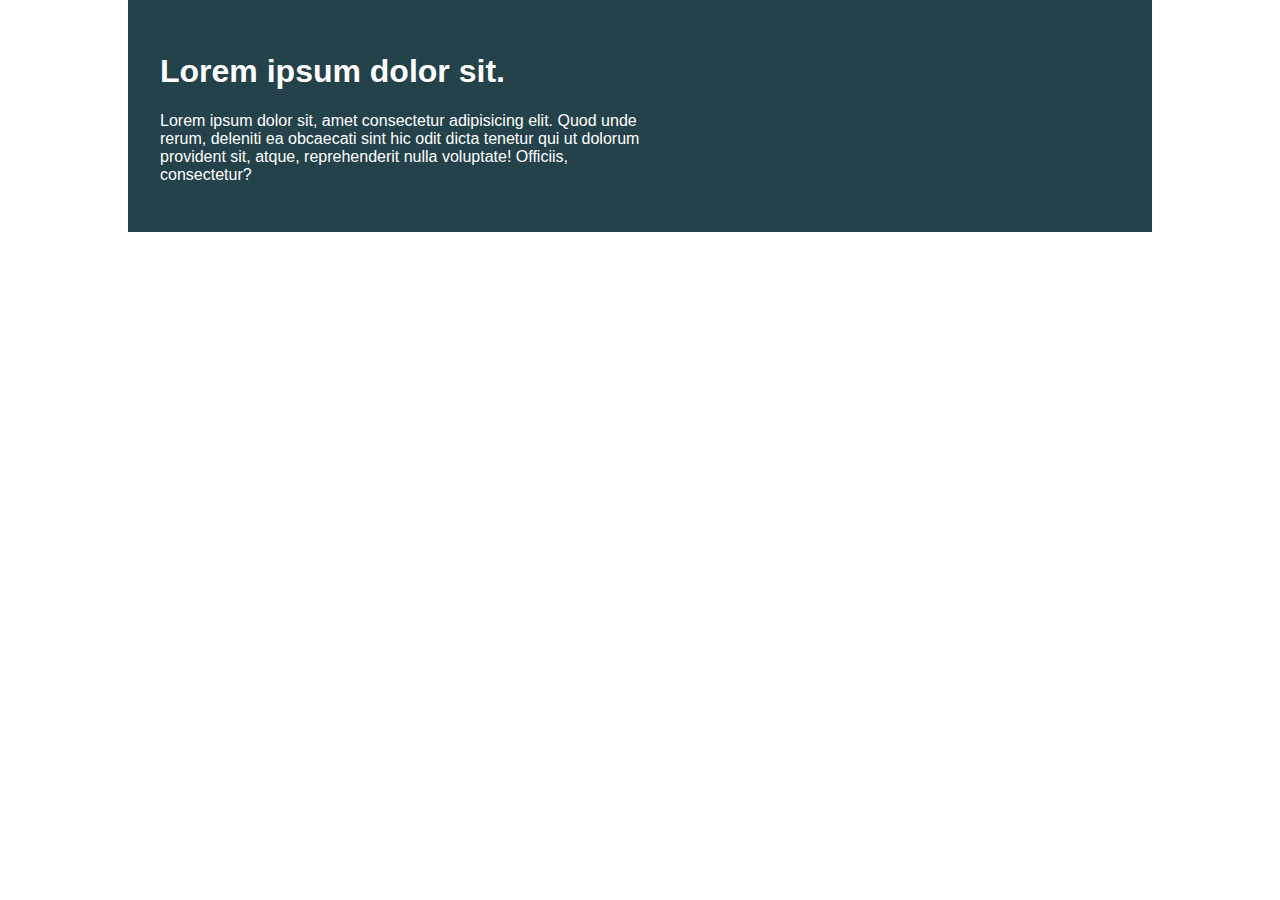
<file: challenge-01/index.html>
<!DOCTYPE html>
<html lang="en">

<head>
    <meta charset="UTF-8">
    <meta name="viewport" content="width=device-width, initial-scale=1.0">
    <title>Lesson 01</title>

    <link rel="stylesheet" href="style.css">
</head>

<body>
    <div class="container">
        <div class="intro-content">
            <h1>Lorem ipsum dolor sit.</h1>
            <p>Lorem ipsum dolor sit, amet consectetur adipisicing elit. Quod unde rerum, deleniti ea obcaecati sint hic
                odit dicta tenetur qui ut dolorum provident sit, atque, reprehenderit nulla voluptate! Officiis,
                consectetur?</p>

        </div>
    </div>
</body>

</html>
</file>
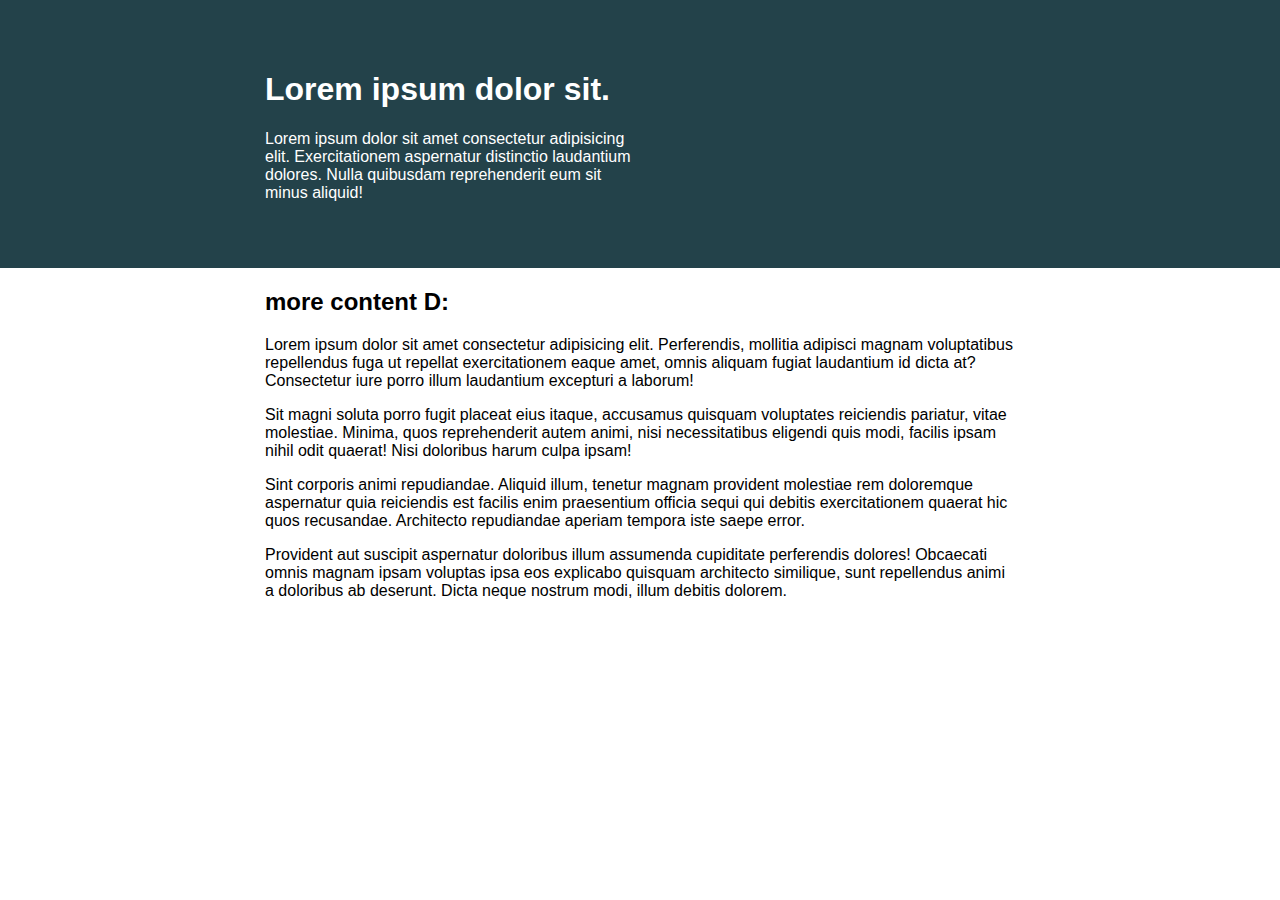
<file: challenge-02/index.html>
<!DOCTYPE html>
<html lang="en">
<head> 
    <meta charset="UTF-8">
    <meta name="viewport" content="width=device-width, initial-scale=1.0">
    <title>Lesson 2</title>
 
    <link rel="stylesheet" href="style.css">
</head>
<body>
    <div class="intro">
        <div class="container">
            <div class="intro-content">
                <h1>Lorem ipsum dolor sit.</h1>
                <p>Lorem ipsum dolor sit amet consectetur adipisicing elit. Exercitationem aspernatur distinctio laudantium dolores. Nulla quibusdam reprehenderit eum sit minus aliquid!</p>
            </div>
        </div>
    </div>
    <div class="container">
        <h2>more content D:</h2>
        <p>Lorem ipsum dolor sit amet consectetur adipisicing elit. Perferendis, mollitia adipisci magnam voluptatibus repellendus fuga ut repellat exercitationem eaque amet, omnis aliquam fugiat laudantium id dicta at? Consectetur iure porro illum laudantium excepturi a laborum!</p>
        <p>Sit magni soluta porro fugit placeat eius itaque, accusamus quisquam voluptates reiciendis pariatur, vitae molestiae. Minima, quos reprehenderit autem animi, nisi necessitatibus eligendi quis modi, facilis ipsam nihil odit quaerat! Nisi doloribus harum culpa ipsam!</p>
        <p>Sint corporis animi repudiandae. Aliquid illum, tenetur magnam provident molestiae rem doloremque aspernatur quia reiciendis est facilis enim praesentium officia sequi qui debitis exercitationem quaerat hic quos recusandae. Architecto repudiandae aperiam tempora iste saepe error.</p>
        <p>Provident aut suscipit aspernatur doloribus illum assumenda cupiditate perferendis dolores! Obcaecati omnis magnam ipsam voluptas ipsa eos explicabo quisquam architecto similique, sunt repellendus animi a doloribus ab deserunt. Dicta neque nostrum modi, illum debitis dolorem.</p>
    </div> 

    



</body>
</html>
</file>
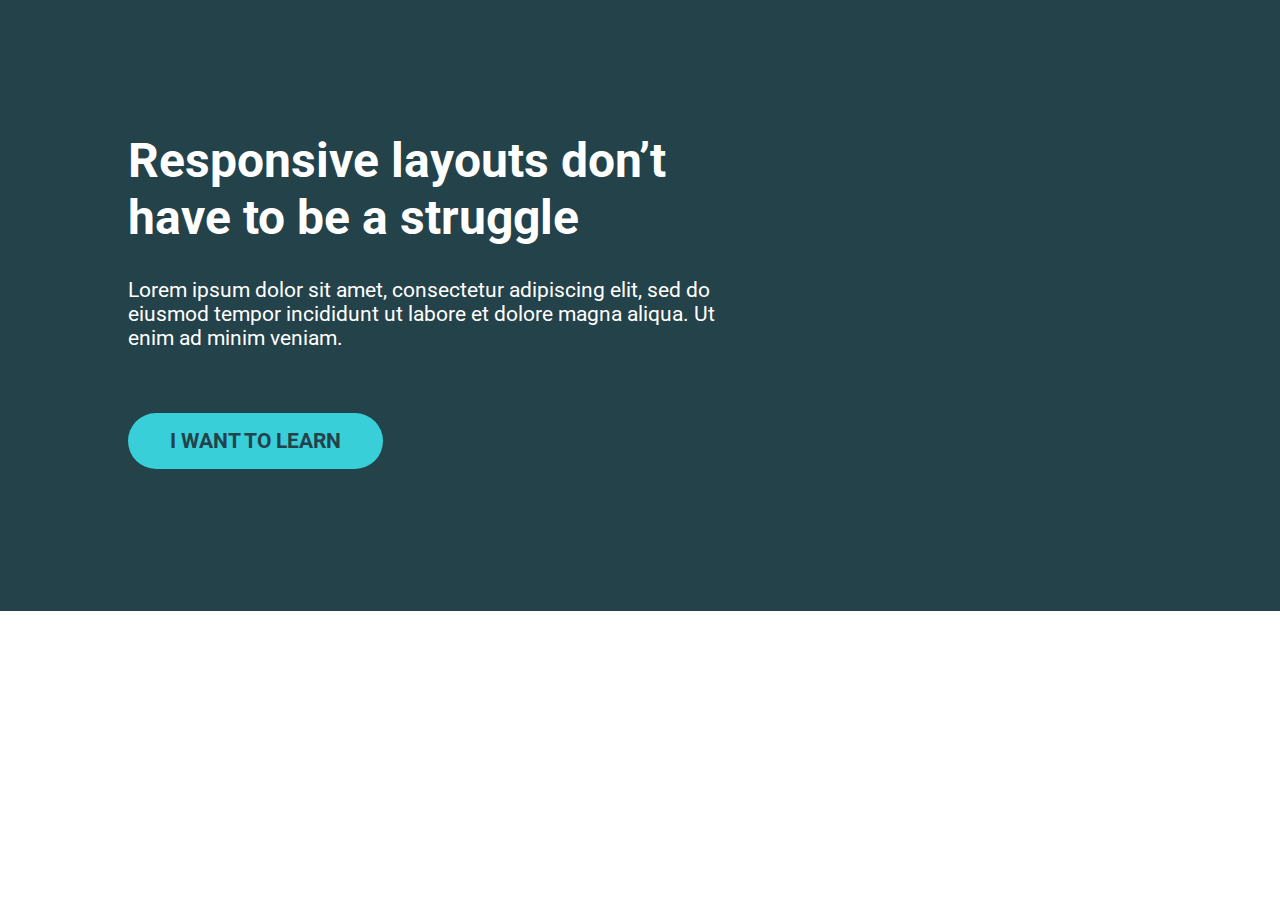
<file: challenge-03/index.html>
<!DOCTYPE html>
<html lang="en">
<head>
    <meta charset="UTF-8">
    <meta http-equiv="X-UA-Compatible" content="IE=edge">
    <meta name="viewport" content="width=device-width, initial-scale=1.0">
    <link rel="stylesheet" href="style.css">
    <title>Challenge 03</title>
</head>
<body>
    <div class="hero">
        <div class="container">
            <div class="hero__text">
                <h1>Responsive layouts don’t have to be a struggle </h1>
                <p>Lorem ipsum dolor sit amet, consectetur adipiscing elit, sed do eiusmod tempor incididunt ut labore et dolore magna aliqua. Ut enim ad minim veniam.</p>
                <a href="" class="btn">I want to learn</a>
            </div>
        </div>
    </div>
</body>
</html>
</file>
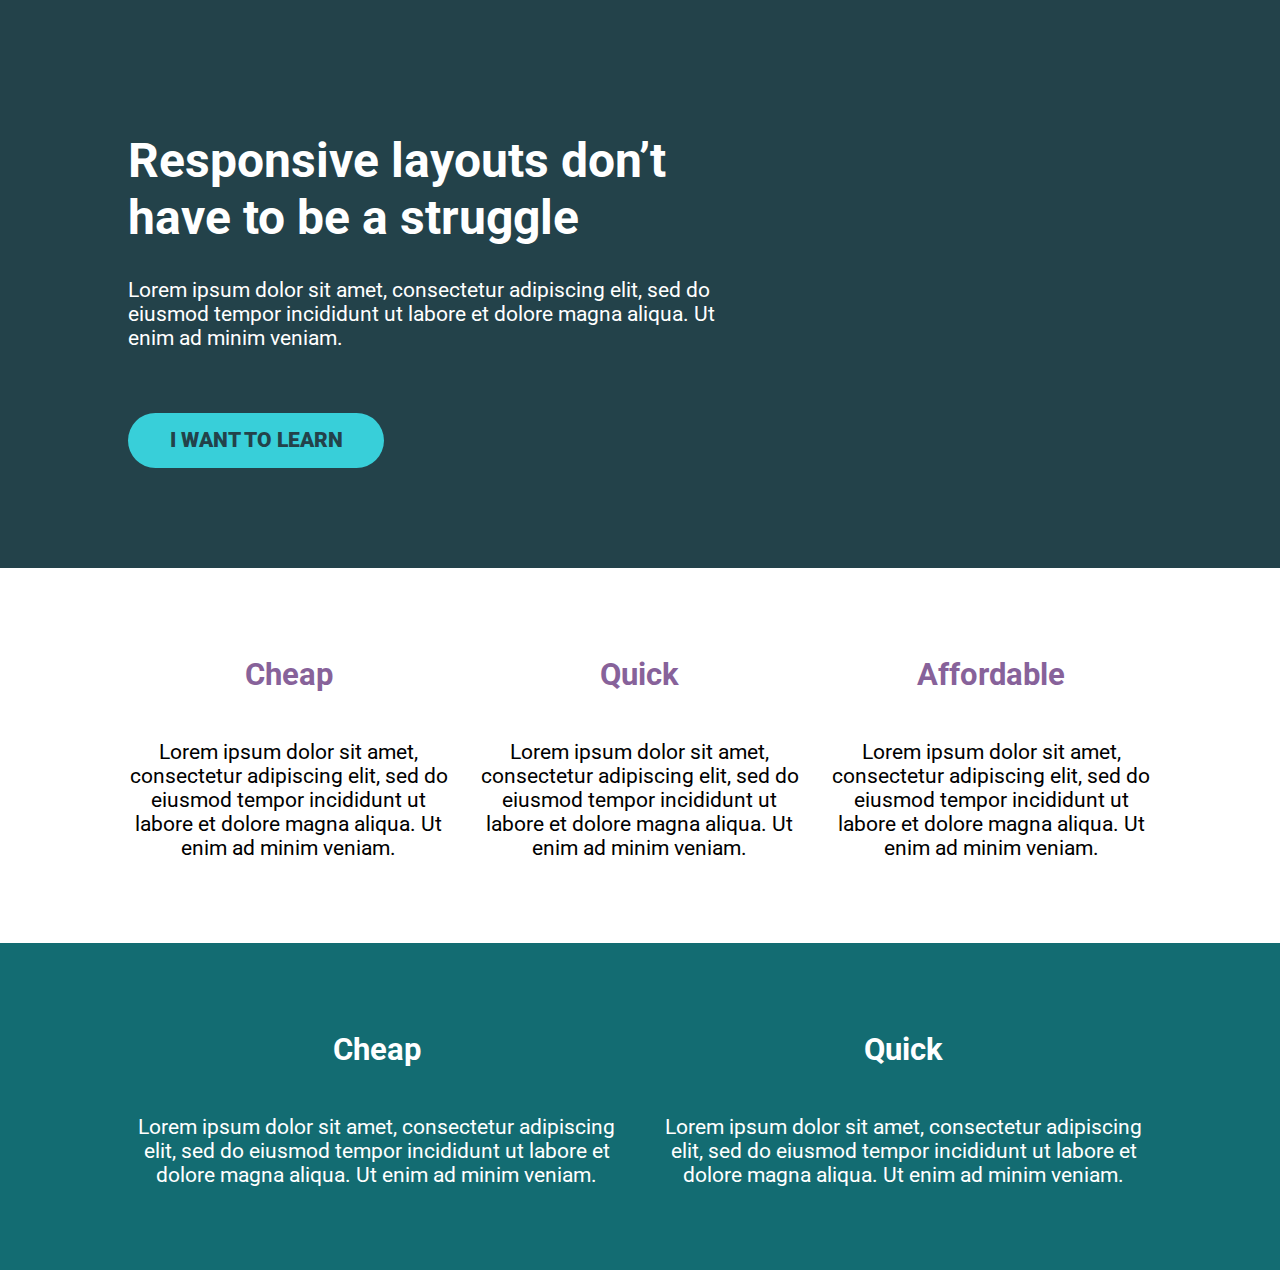
<file: flexbox-challenge-01/index.html>
<!DOCTYPE html>
<html lang="en">
<head>
    <meta charset="UTF-8">
    <meta name="viewport" content="width=device-width, initial-scale=1.0">
    <title>Challenge time!</title>
    <link href="https://fonts.googleapis.com/css2?family=Roboto:wght@400;900&display=swap" rel="stylesheet"> 
    <link rel="stylesheet" href="style.css">
</head>
<body>
    <div class="hero">
        <div class="container">
            <div class="hero__text">
                <h1>Responsive layouts don’t have to be a struggle</h1>
                <p>Lorem ipsum dolor sit amet, consectetur adipiscing elit, sed do eiusmod tempor incididunt ut labore et dolore magna aliqua. Ut enim ad minim veniam.</p>
                <a href="#" class="btn">I want to learn</a>
            </div>
        </div>
    </div>

    <section class="three-col">
        <div class="container">
            <div class="row">
                <div class="col">
                    <h2>Cheap</h2>
                    <p>Lorem ipsum dolor sit amet, consectetur adipiscing elit, sed do eiusmod tempor incididunt ut labore et dolore magna aliqua. Ut enim ad minim veniam.</p>
                </div>
                <div class="col">
                    <h2>Quick</h2>
                    <p>Lorem ipsum dolor sit amet, consectetur adipiscing elit, sed do eiusmod tempor incididunt ut labore et dolore magna aliqua. Ut enim ad minim veniam.</p>
                </div>
                <div class="col">
                    <h2>Affordable</h2>
                    <p>Lorem ipsum dolor sit amet, consectetur adipiscing elit, sed do eiusmod tempor incididunt ut labore et dolore magna aliqua. Ut enim ad minim veniam.</p>
                </div>
            </div>
        </div>
    </section>

    <section class="two-col">
        <div class="container">
            <div class="row">
                <div class="col">
                    <h2>Cheap</h2>
                    <p>Lorem ipsum dolor sit amet, consectetur adipiscing elit, sed do eiusmod tempor incididunt ut labore et dolore magna aliqua. Ut enim ad minim veniam.</p>
                </div>
                <div class="col">
                    <h2>Quick</h2>
                    <p>Lorem ipsum dolor sit amet, consectetur adipiscing elit, sed do eiusmod tempor incididunt ut labore et dolore magna aliqua. Ut enim ad minim veniam.</p>
                    </div>
                </div>
            </div>
        </section>
</body>
</html>
</file>
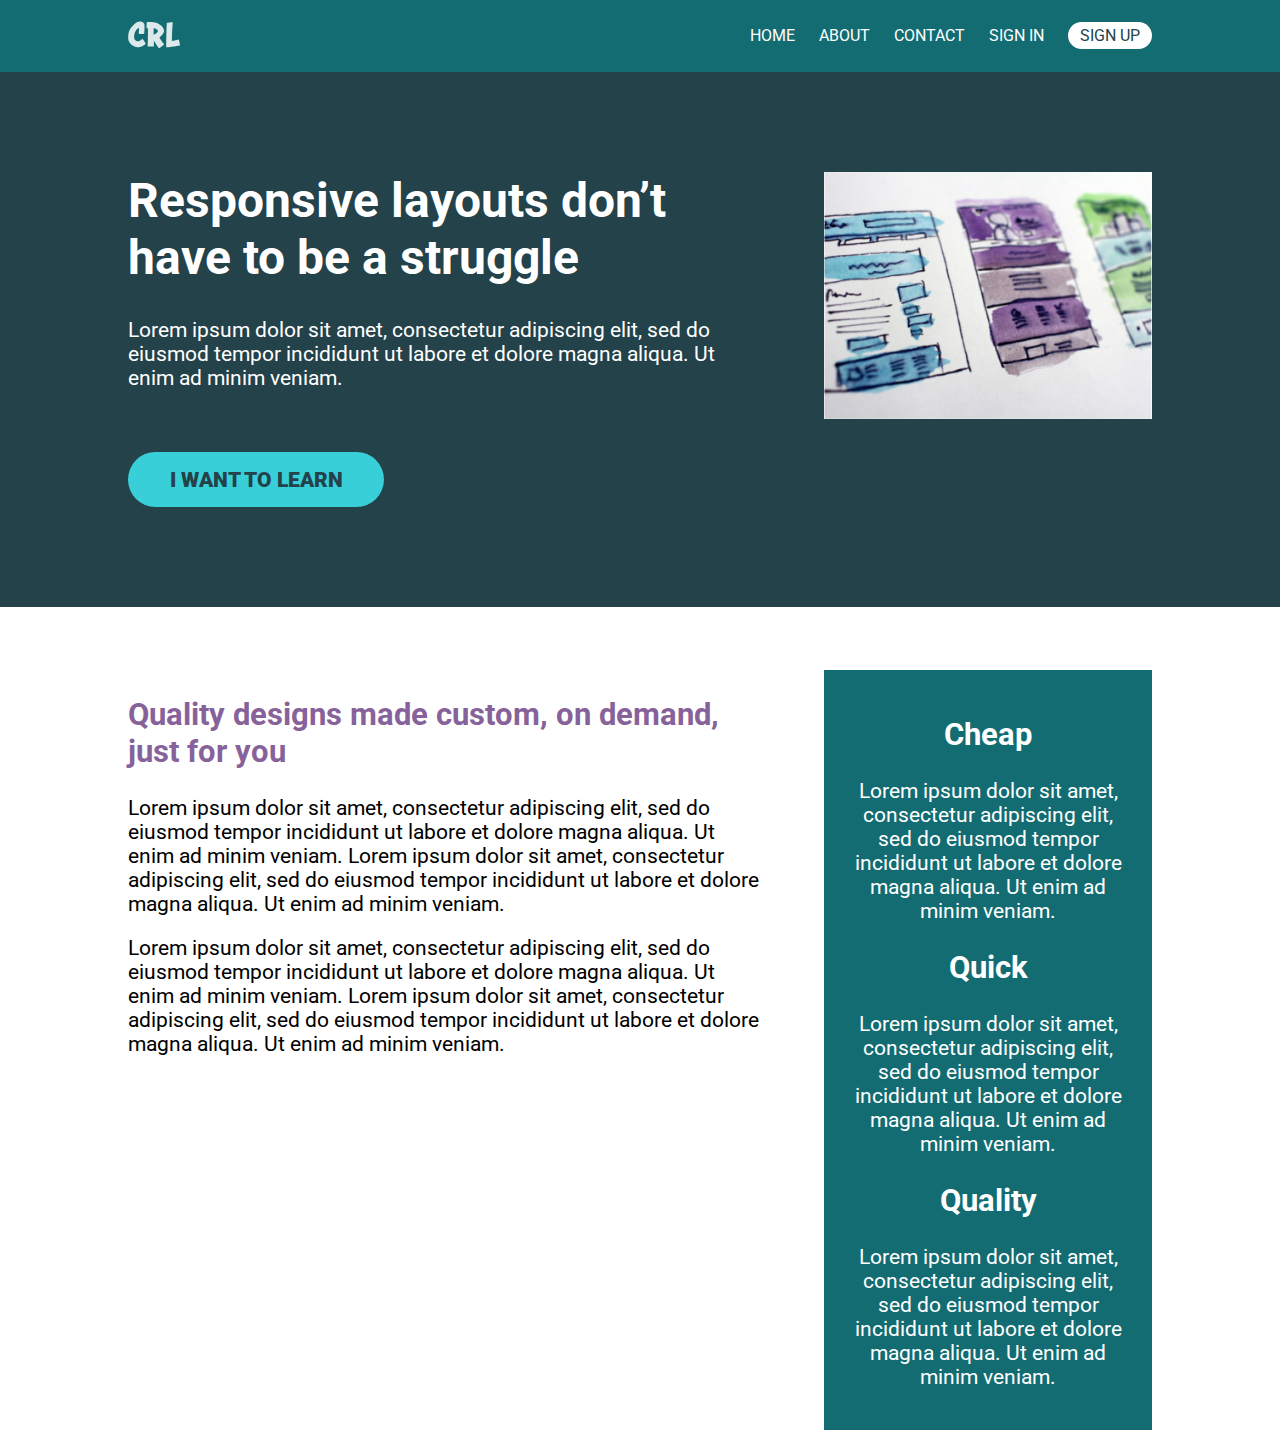
<file: nav-challenge-02/index.html>
<!DOCTYPE html>
<html lang="en">
<head>
    <meta charset="UTF-8">
    <meta name="viewport" content="width=device-width, initial-scale=1.0">
    <title>Conquering Responsive Layouts</title>
    <link href="https://fonts.googleapis.com/css2?family=Roboto:wght@400;900&display=swap" rel="stylesheet"> 
    <link rel="stylesheet" href="style.css">
</head>
<body>
    <header> 
        <div class="container row">
            <button class="nav-toggle" aria-label="open navigation">
                <span class="hamburger"></span>
            </button>
            <a class="logo" href="#">
                <img src="img/logo.svg" alt="conquering responsive layouts">
            </a>
            <nav class="nav">
                <ul class="nav__list nav__list--primary">
                    <li class="nav__item"><a href="#" class="nav__link">Home</a></li>
                    <li class="nav__item"><a href="#" class="nav__link">About</a></li>
                    <li class="nav__item"><a href="#" class="nav__link">Contact</a></li>
                </ul>
                <ul class="nav__list nav__list--secondary">
                    <li class="nav__item"><a href="#" class="nav__link">Sign In</a></li>
                    <li class="nav__item"><a href="#" class="nav__link nav__link--button">Sign up</a></li>
                </ul>
            </nav>
        </div>
    </header>
    
    <section class="hero">
        <div class="container row">
            <div class="hero__text">
                <h1>Responsive layouts don’t have to be a struggle</h1>
                <p>Lorem ipsum dolor sit amet, consectetur adipiscing elit, sed do eiusmod tempor incididunt ut labore et dolore magna aliqua. Ut enim ad minim veniam.</p>
                <a href="#" class="btn">I want to learn</a>
            </div>
            <img src="img/hero-img.jpg" alt="UX design sketches" class="hero__img">
        </div>
    </section> 

    <main class="main container row">
            <section class="primary-content">
                <h2 class="section-title">Quality designs made custom, on demand, just for you</h2>
                <p>Lorem ipsum dolor sit amet, consectetur adipiscing elit, sed do eiusmod tempor incididunt ut labore et dolore magna aliqua. Ut enim ad minim veniam. Lorem ipsum dolor sit amet, consectetur adipiscing elit, sed do eiusmod tempor incididunt ut labore et dolore magna aliqua. Ut enim ad minim veniam.</p>
                <p>Lorem ipsum dolor sit amet, consectetur adipiscing elit, sed do eiusmod tempor incididunt ut labore et dolore magna aliqua. Ut enim ad minim veniam. Lorem ipsum dolor sit amet, consectetur adipiscing elit, sed do eiusmod tempor incididunt ut labore et dolore magna aliqua. Ut enim ad minim veniam.</p>
            </section>
            <aside class="sidebar">
                <h2 class="sidebar-title">Cheap</h2>
                <p>Lorem ipsum dolor sit amet, consectetur adipiscing elit, sed do eiusmod tempor incididunt ut labore et dolore magna aliqua. Ut enim ad minim veniam.</p>

                <h2 class="sidebar-title">Quick</h2>
                <p>Lorem ipsum dolor sit amet, consectetur adipiscing elit, sed do eiusmod tempor incididunt ut labore et dolore magna aliqua. Ut enim ad minim veniam.</p>

                <h2 class="sidebar-title">Quality</h2>
                <p>Lorem ipsum dolor sit amet, consectetur adipiscing elit, sed do eiusmod tempor incididunt ut labore et dolore magna aliqua. Ut enim ad minim veniam.</p>
            </aside>
    </main>

    <script src="main.js"></script>

</body>
</html>
</file>
<file: challenge-01/style.css>
/* INSTRUCTIONS
 *
 * 1) Limit the total width of
 *    the .intro-conent to about half
 *    of it's parent
 *
 * 2) Stop the text from overflowing
 *    out the bottom at small screen
 *    widths
 *
 * You may modify the HTML if needed
 *
 */

* {
  box-sizing: border-box;
}

body {
  margin: 0;
  font-family: sans-serif;
}

.container {
  background: #23424a;
  color: white;

  width: 80%;
  margin: 0 auto;

  padding: 2em;
}

.intro-content {
  width: 50%;
}
</file>
<file: challenge-02/style.css>
/* INSTRUCTIONS
 *
 * 1) Keep the text inside .intro-content
 *    in the same place, but have the background
 *    extend from one side of the viewport
 *    to the other, no matter how wide or narrow
 *    the browser is.
 *
 * 2) Limit the maximum width of the text in the
 *    bottom area.
 *
 * You may modify the HTML if needed
 * (you probably should for this challenge)
 *
 */

* {
  box-sizing: border-box;
}

body {
  margin: 0;
  font-family: sans-serif;
}

.intro {
  background: #23424a;
  color: white;
  padding: 50px 0;
}

.container {
  max-width: 750px;
  width: 80%;
  margin: 0 auto;


}
.intro-content {
  width: 50%;

}




/*background: #23424a;
color: white;
padding: 50px;*/
</file>
<file: challenge-03/style.css>
@import url('https://fonts.googleapis.com/css2?family=Roboto&display=swap');

* {
    box-sizing: border-box;
}

body {
    font-family: 'Roboto', 'sans-serif';
    height: 100vh;
    margin:0;
    color: #fff;
    font-size: 1.3125rem;
}

.hero {
    background-color: #23424A;
    padding: 100px 0;
}

.container {
    width: 80%;
    max-width: 1100px;
    margin: 0 auto;
}

.btn {
    display: inline-block;
    background-color: #38CFD9;
    color: #23424A;
    text-transform: uppercase;
    padding: 0.75em 2em;
    margin: 2em 0;
    border-radius: 2em;
    text-decoration: none;
    font-weight: bold;
}

.btn:hover,
.btn:focus {
    opacity: .75;
}

.hero__text {
    width: 60%;
}

.hero h1 {
    font-size: 3rem;
}
</file>
<file: flexbox-challenge-01/style.css>
/* 
////// For this challenge ///////

- You will have to modify the HTML

- You can add new classes in the HTML
  if you need to

// Requirements
1. The headings in the first row must be
   a different color
2. The two .col at the bottom must go next
   to one another
3. The section at the bottom should have
   a dark background color and a different
   color of text
4. I've removed the "gap" that I created,
   so you'll have to add it back in

   */

*, *::before, *::after {
    box-sizing: border-box;
}

body {
    margin: 0;
    font-family: 'Roboto', sans-serif;
    font-size: 1.3rem;
}

h1 {
    font-size: 3rem;
}

.container {
    width: 80%;
    max-width: 1100px;
    margin: 0 auto;
}

.row {
    /* display: flex => flex container */
    display: flex;

    /* can't use yet */
    /* gap: 100px; */
}

.col {
    /* these are now flex items */
    width: 100%;
    display: flex;
    flex-direction: column;
    align-items: center;
    justify-content: center;
}

.col + .col {
    margin-left: 30px;
}


.hero {
    padding: 100px 0;
    background-color: #23424A;
    color: #FFF;
}

.hero__text {
    width: 60%;
}

.hero p {
    margin-bottom: 3em;
}

.three-col {
    padding: 3em 0;
    text-align: center;
}

.three-col h2{
    color: #87629A;
}

.two-col {
    background-color: #136C72;
    color: #fff;
    padding: 3em 0;
    text-align: center;
}

.btn {
    display: inline-block;
    text-decoration: none;
    text-transform: uppercase; 
    color: #23424A;
    font-weight: 900;
    background-color: #38CFD9;
    padding: .75em 2em;
    border-radius: 100px;
}

.btn:hover,
.btn:focus {
    opacity: .75; 
}
</file>
<file: nav-challenge-02/style.css>
/* Challenge

   Make the navigation layout work
   on both mobile and large screens.

   Mobile-first, so mobile styles first,
   then add the large screen styles
   inside the existing media query

*/

*, *::before, *::after {
    box-sizing: border-box;
}

body {
    margin: 0;
    font-family: 'Roboto', sans-serif;
    font-size: 1.3rem;
}

img {
    max-width: 100%;
}

h1 {
    font-size: 3rem;
    margin-top: 0;
}

.section-title {
    color: #87629A;
}

.btn {
    display: inline-block;
    text-decoration: none;
    text-transform: uppercase; 
    color: #23424A;
    font-weight: 900;
    background-color: #38CFD9;
    padding: .75em 2em;
    border-radius: 100px;
}

.btn:hover,
.btn:focus {
    opacity: .75; 
}

.container {
    width: 80%;
    max-width: 1100px;
    margin: 0 auto;
    /* added for nav-toggle positioning */
    position: relative;
}

header {
    background: #136c72;
    padding: 1em 0;
    text-align: center;
}

.nav {
    width: 100%;
}

.nav-toggle {
    cursor: pointer;
    border: 0;
    width: 3em;
    height: 3em;
    padding: 0em;
    border-radius: 50%;
    background: #072A2D;
    color: white;
    transition: opacity 250ms ease;
    
    position: absolute;
    left: 0;
}

.nav-toggle:focus,
.nav-toggle:hover {
    opacity: .75;
}

.hamburger {
    width: 50%;
    position: relative;
}

.hamburger,
.hamburger::before,
.hamburger::after {
    display: block;
    margin: 0 auto;
    height: 3px;
    background: white;
}

.hamburger::before,
.hamburger::after {
    content: '';
    width: 100%;
}

.hamburger::before {
    transform: translateY(-6px);
}

.hamburger::after {
    transform: translateY(3px);
}

/* made changes here from video
   to make it more accessible.
   
   Works the same :) */
.nav {
    visibility: hidden;
    height: 0;
    position: absolute;
    font-size: 1rem;
}

.nav--visible {
    visibility: visible;
    height: auto;
    position: relative;
} 

.nav__list {
    margin:0;
    padding: 0;
    list-style: none;
}

.nav__list--primary {
    margin-bottom: 2em;
}

.nav__item {
    margin-top: .75em;
}

.nav__link {
    color: #fff;
    text-transform: uppercase;
    text-decoration: none;
}

.nav__link--button {
    padding: 0.25em 0.75em;
    background-color: #FFF;
    color: #23424A;
    border-radius: 100px;
}

.nav__link:hover,
.nav_link:focus {
    opacity: 0.65;
}

.logo {
    height: 30px;
}

.hero {
    padding: 100px 0;
    background-color: #23424A;
    color: #FFF;
}

.hero__img {
    margin-top: 2em;
}

.hero p {
    margin-bottom: 3em;
}

.main {
    margin-top: 3em;
}

.sidebar {
    padding: 1em;
    text-align: center;
    color: #fff;
    background-color: #136c72;
}

@media (min-width: 800px) { 
    .nav-toggle {
        display: none;
    }

    .nav {
        visibility: visible;
        display: flex;
        align-items: center;
        justify-content: flex-end;
        height: auto;
        position: relative;
    }

    .nav__list {
        display: flex;
        margin: 0;
    }

    .nav__item {
        margin: 0 0 0 1.5em;
    }
    
    .row {
        display: flex;
        justify-content: space-between;
    }

    .hero__text {
        width: 62%;
    }
    
    .hero__img {
        width: 32%;
        align-self: flex-start;
        margin: 0;
    }
    
    .primary-content {
        width: 62%;
    }

    .sidebar {
        width: 32%;
    }
}
</file>
